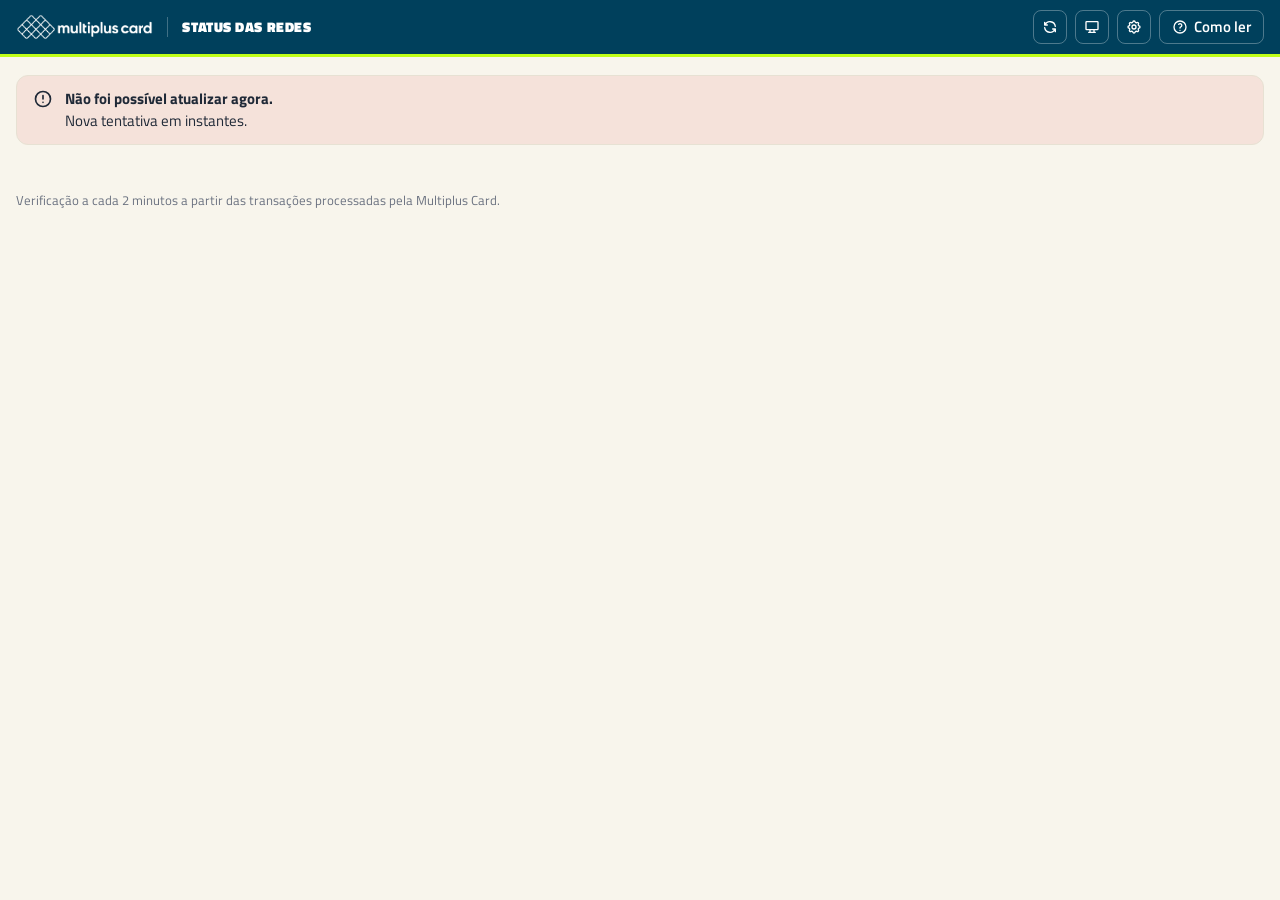
<file: index.html>
<!doctype html>
<html lang="pt-BR">
<head>
    <meta charset="utf-8">
    <meta name="viewport" content="width=device-width, initial-scale=1">
    <title>Status Multiplus Card</title>
    <meta name="description" content="Situação das redes de captura atendidas pela Multiplus Card.">
    <link rel="stylesheet" href="estilo.css">
</head>
<body>
    <header class="faixa-marca">
        <div class="topo">
            <img class="logo" src="assets/img/logo-negativa.png" alt="Multiplus Card">
            <span class="nome">Status das redes</span>
            <div class="direita">
                <span class="atualizacao" id="atualizacao" aria-live="polite"></span>
                <button class="botao botao-icone" data-atualizar-botao aria-label="Atualizar agora" title="Atualizar agora"></button>
                <button class="botao botao-icone" data-tema-botao></button>
                <a class="botao botao-icone" href="configuracao.html" data-config-botao aria-label="Configurações" title="Configurações"></a>
                <button class="botao" data-ajuda-botao></button>
            </div>
        </div>
    </header>

    <main>
        <div id="aviso"></div>
        <div id="vista"></div>
    </main>

    <footer>Verificação a cada 2 minutos a partir das transações processadas pela Multiplus Card.</footer>

    <script src="config.js"></script>
    <script src="comum.js"></script>
    <script src="vistas.js"></script>
    <script src="app.js"></script>
</body>
</html>
</file>
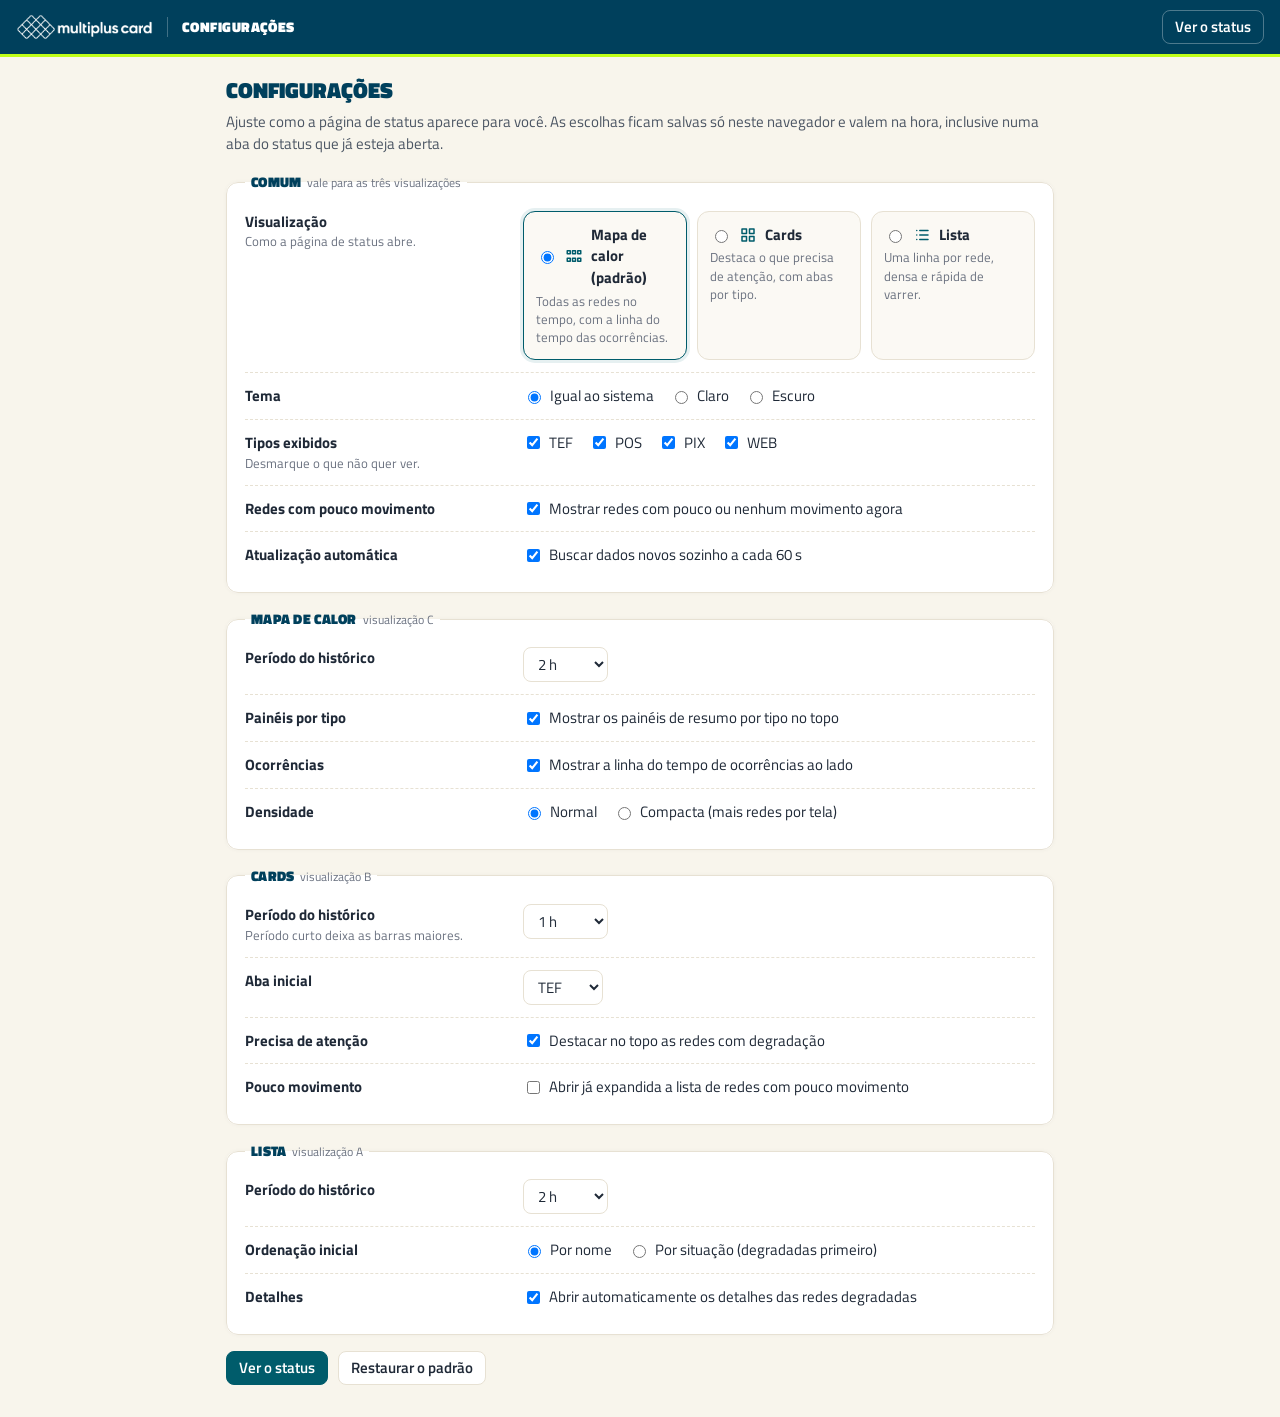
<file: configuracao.html>
<!doctype html>
<html lang="pt-BR">
<head>
    <meta charset="utf-8">
    <meta name="viewport" content="width=device-width, initial-scale=1">
    <title>Configurações · Status Multiplus Card</title>
    <meta name="description" content="Preferências de exibição da página de status, salvas neste navegador.">
    <link rel="stylesheet" href="estilo.css">
</head>
<body>
    <header class="faixa-marca">
        <div class="topo">
            <a href="index.html"><img class="logo" src="assets/img/logo-negativa.png" alt="Multiplus Card — voltar ao status"></a>
            <span class="nome">Configurações</span>
            <div class="direita">
                <a class="botao" href="index.html">Ver o status</a>
            </div>
        </div>
    </header>

    <main class="config">
        <h1>Configurações</h1>
        <p class="sub">Ajuste como a página de status aparece para você. As escolhas ficam salvas só neste navegador e valem na hora, inclusive numa aba do status que já esteja aberta.</p>
        <form id="formulario" novalidate></form>
        <div class="rodape">
            <a class="botao botao-primario" href="index.html">Ver o status</a>
            <button class="botao" type="button" id="restaurar">Restaurar o padrão</button>
            <span class="salvo" id="salvo" role="status" aria-live="polite"></span>
        </div>
    </main>

    <script src="config.js"></script>
    <script src="comum.js"></script>
    <script src="configuracao.js"></script>
</body>
</html>
</file>
<file: estilo.css>
/* Identidade visual Multiplus Card. */

@font-face { font-family: "Titillium Web"; font-weight: 400; font-display: swap; src: url("assets/fonts/titillium-web-latin-400.woff2") format("woff2"); }
@font-face { font-family: "Titillium Web"; font-weight: 600; font-display: swap; src: url("assets/fonts/titillium-web-latin-600.woff2") format("woff2"); }
@font-face { font-family: "Titillium Web"; font-weight: 700; font-display: swap; src: url("assets/fonts/titillium-web-latin-700.woff2") format("woff2"); }
@font-face { font-family: "Titillium Web"; font-weight: 900; font-display: swap; src: url("assets/fonts/titillium-web-latin-900.woff2") format("woff2"); }

:root {
    color-scheme: light;
    --mc-petroleo: #005c6b;
    --mc-petroleo-escuro: #004a57;
    --mc-marinho: #00405c;
    --mc-limao: #c0ff1a;          /* só sobre o marinho: em fundo claro reprova no contraste */

    --fundo: #f8f5ec;
    --superficie: #ffffff;
    --superficie-2: #fbf9f4;
    --borda: #e7e1d3;
    --texto: #1f2937;
    --texto-2: #4b5563;
    --texto-mudo: #6b7280;
    --titulo: #00405c;
    --link: #005c6b;
    --destaque-fundo: #e6f0f1;

    --status-ok: #2fb344;
    --status-alerta: #f59f00;
    --status-critico: #d63939;
    --status-neutro: #a8a29e;
    --status-vazio: #ece6d8;
    --ok-fundo: rgba(47, 179, 68, 0.12);
    --ok-texto: #1d7a2c;
    --alerta-fundo: rgba(245, 159, 0, 0.14);
    --alerta-texto: #8a5a00;
    --critico-fundo: rgba(214, 57, 57, 0.10);
    --critico-texto: #a61f1f;
    --neutro-fundo: rgba(107, 114, 128, 0.12);
    --neutro-texto: #4b5563;

    --raio: 8px;
    --raio-lg: 12px;
    --sombra: 0 0 4px rgba(31, 41, 55, 0.04);
    --sombra-flutuante: 0 0.5rem 1.5rem rgba(0, 0, 0, 0.18);
    --esqueleto: linear-gradient(90deg, #efe9dc 0%, #f7f3ea 50%, #efe9dc 100%);
}

@media (prefers-color-scheme: dark) {
    :root:not([data-theme="light"]) {
        color-scheme: dark;
        --fundo: #002a3d; --superficie: #00364f; --superficie-2: #003047; --borda: #0d4a66;
        --texto: #eef2f3; --texto-2: #c4d3d9; --texto-mudo: #9db4bf; --titulo: #f8f5ec; --link: #4fb3c1;
        --destaque-fundo: rgba(79, 179, 193, 0.14);
        --status-neutro: #5f7d8a; --status-vazio: #0d4a66;
        --ok-texto: #6fdc80; --alerta-texto: #ffc94d; --critico-texto: #ff8a8a;
        --neutro-texto: #c4d3d9; --neutro-fundo: rgba(157, 180, 191, 0.14);
        --sombra: 0 0 4px rgba(0, 0, 0, 0.25);
        --esqueleto: linear-gradient(90deg, #003047 0%, #0d4a66 50%, #003047 100%);
    }
}

:root[data-theme="dark"] {
    color-scheme: dark;
    --fundo: #002a3d; --superficie: #00364f; --superficie-2: #003047; --borda: #0d4a66;
    --texto: #eef2f3; --texto-2: #c4d3d9; --texto-mudo: #9db4bf; --titulo: #f8f5ec; --link: #4fb3c1;
    --destaque-fundo: rgba(79, 179, 193, 0.14);
    --status-neutro: #5f7d8a; --status-vazio: #0d4a66;
    --ok-texto: #6fdc80; --alerta-texto: #ffc94d; --critico-texto: #ff8a8a;
    --neutro-texto: #c4d3d9; --neutro-fundo: rgba(157, 180, 191, 0.14);
    --sombra: 0 0 4px rgba(0, 0, 0, 0.25);
    --esqueleto: linear-gradient(90deg, #003047 0%, #0d4a66 50%, #003047 100%);
}

* { box-sizing: border-box; }
[hidden] { display: none !important; }
svg[viewBox] { flex-shrink: 0; }
html { scroll-padding-top: 90px; }

body {
    margin: 0;
    background: var(--fundo);
    color: var(--texto);
    font-family: "Titillium Web", "Segoe UI", sans-serif;
    font-size: 15px;
    line-height: 1.45;
}

a { color: var(--link); }
button { font: inherit; color: inherit; }

.rotulo-grupo { font-size: 0.6875rem; font-weight: 700; text-transform: uppercase; letter-spacing: 0.06em; color: var(--texto-mudo); }
.visualmente-oculto { position: absolute; width: 1px; height: 1px; overflow: hidden; clip: rect(0 0 0 0); white-space: nowrap; }

/* ===== Barra superior (marinho, logo negativa, fio limão) ===== */
.faixa-marca { background: var(--mc-marinho); color: rgba(255, 255, 255, 0.85); border-bottom: 3px solid var(--mc-limao); }
.topo { display: flex; align-items: center; gap: 14px; max-width: 1320px; margin: 0 auto; padding: 10px 16px; }
.topo .logo { height: 26px; display: block; }
.topo .nome { color: #fff; font-weight: 900; text-transform: uppercase; letter-spacing: .04em; font-size: 14px; border-left: 1px solid rgba(255,255,255,.25); padding-left: 14px; }
.topo .direita { margin-left: auto; display: flex; align-items: center; gap: 8px; }
.topo .atualizacao { color: rgba(255,255,255,.8); font-size: 13px; }
.topo .botao { background: transparent; border-color: rgba(255,255,255,.3); color: #fff; text-decoration: none; }
.topo .botao:hover { border-color: var(--mc-limao); }

main { max-width: 1320px; margin: 0 auto; padding: 18px 16px 32px; }
body[data-vista="lista"] main, body[data-vista="lista"] .topo, body[data-vista="cards"] main, body[data-vista="cards"] .topo { max-width: 1180px; }
footer { max-width: 1320px; margin: 0 auto; padding: 0 16px 24px; color: var(--texto-mudo); font-size: 13px; }

/* ===== Componentes ===== */
.selo { display: inline-flex; align-items: center; gap: 6px; padding: 2px 8px 2px 6px; border-radius: var(--raio); font-size: 13px; font-weight: 600; white-space: nowrap; line-height: 1.5; }
.selo svg { width: 14px; height: 14px; flex: none; }
.selo-operacional { background: var(--ok-fundo); color: var(--ok-texto); }
.selo-degradado { background: var(--alerta-fundo); color: var(--alerta-texto); }
.selo-neutro { background: var(--neutro-fundo); color: var(--neutro-texto); }

.botao { display: inline-flex; align-items: center; gap: 6px; min-height: 34px; padding: 4px 12px; border-radius: var(--raio); border: 1px solid var(--borda); background: var(--superficie); color: var(--texto); font-weight: 600; cursor: pointer; }
.botao:hover { border-color: var(--link); }
.botao svg { width: 16px; height: 16px; }
.botao-primario { background: var(--mc-petroleo); border-color: var(--mc-petroleo); color: #fff; }
.botao-primario:hover { background: var(--mc-petroleo-escuro); }
.botao-icone { padding: 4px 8px; }
.botao:focus-visible, .campo:focus-visible, [tabindex]:focus-visible, a:focus-visible { outline: 2px solid var(--link); outline-offset: 2px; }

.campo { min-height: 34px; padding: 4px 10px; border-radius: var(--raio); border: 1px solid var(--borda); background: var(--superficie); color: var(--texto); font: inherit; }
.busca { position: relative; }
.busca svg { position: absolute; left: 9px; top: 9px; width: 16px; height: 16px; color: var(--texto-mudo); pointer-events: none; }
.busca input { padding-left: 32px; }

.segmentado { display: inline-flex; border: 1px solid var(--borda); border-radius: var(--raio); overflow: hidden; background: var(--superficie); }
.segmentado button { border: 0; background: transparent; padding: 5px 12px; font-weight: 600; cursor: pointer; color: var(--texto-2); border-right: 1px solid var(--borda); }
.segmentado button:last-child { border-right: 0; }
.segmentado button[aria-pressed="true"] { background: var(--destaque-fundo); color: var(--link); }
.segmentado .contagem { font-weight: 400; color: var(--texto-mudo); margin-left: 4px; }

.esqueleto { background: var(--esqueleto); background-size: 200% 100%; animation: brilho 1.4s ease-in-out infinite; border-radius: var(--raio); }
@keyframes brilho { from { background-position: 200% 0; } to { background-position: -200% 0; } }
@media (prefers-reduced-motion: reduce) { .esqueleto { animation: none; } }

.aviso { display: flex; gap: 12px; align-items: flex-start; padding: 12px 16px; border-radius: var(--raio-lg); border: 1px solid var(--borda); margin-bottom: 14px; }
.aviso svg { width: 20px; height: 20px; flex: none; margin-top: 1px; }
.aviso-alerta { background: var(--alerta-fundo); }
.aviso-erro { background: var(--critico-fundo); }
.aviso b { display: block; }

.dica { position: fixed; z-index: 50; max-width: 280px; padding: 8px 10px; border-radius: var(--raio); background: var(--mc-marinho); color: #fff; font-size: 13px; box-shadow: var(--sombra-flutuante); pointer-events: none; }

.ajuda-fundo { position: fixed; inset: 0; background: rgba(0, 20, 35, 0.45); z-index: 60; }
.ajuda { position: fixed; top: 0; right: 0; bottom: 0; width: min(420px, 100%); background: var(--superficie); border-left: 1px solid var(--borda); z-index: 61; padding: 20px 20px 40px; overflow-y: auto; box-shadow: var(--sombra-flutuante); }
.ajuda h2 { font-size: 18px; margin: 0 0 12px; color: var(--titulo); font-weight: 900; text-transform: uppercase; }
.ajuda h3 { font-size: 14px; margin: 18px 0 6px; }
.ajuda p, .ajuda li { color: var(--texto-2); font-size: 14px; }
.ajuda ul { padding-left: 18px; margin: 4px 0; }
.ajuda .fechar { position: absolute; top: 14px; right: 14px; }

.composicao .barra { display: flex; gap: 2px; height: 10px; border-radius: 4px; overflow: hidden; }
.composicao .barra span { height: 100%; }
.autorizada { background: var(--status-ok); } .negada { background: var(--status-critico); } .pendente { background: var(--status-alerta); }
.valores { display: flex; flex-wrap: wrap; gap: 4px 16px; margin: 8px 0 0; padding: 0; list-style: none; font-size: 13px; color: var(--texto-2); }
.valores li { display: inline-flex; gap: 6px; align-items: center; }
.valores b { color: var(--texto); }
.marca { width: 8px; height: 8px; border-radius: 2px; }

/* Barras de histórico (comum) */
.h-operacional { background: var(--status-ok) !important; }
.h-degradado { background: var(--status-alerta) !important; }
.h-baixo_movimento, .h-sem_movimento { background: var(--status-neutro) !important; }
[role="slider"] .ativo { outline: 2px solid var(--texto); outline-offset: 1px; position: relative; z-index: 1; }

.vazio-filtro { padding: 32px; text-align: center; color: var(--texto-mudo); }
.atualizando #vista { opacity: .6; transition: opacity .2s; }

/* ===== A · Lista ===== */
.vista-lista .geral { display: flex; gap: 16px; align-items: center; padding: 18px 20px; border-radius: var(--raio-lg); background: var(--superficie); border: 1px solid var(--borda); box-shadow: var(--sombra); }
.vista-lista .geral .icone-geral { width: 44px; height: 44px; border-radius: var(--raio-lg); display: grid; place-items: center; flex: none; }
.vista-lista .geral .icone-geral svg { width: 26px; height: 26px; }
.vista-lista .geral.ok .icone-geral { background: var(--ok-fundo); color: var(--status-ok); }
.vista-lista .geral.alerta .icone-geral { background: var(--alerta-fundo); color: var(--status-alerta); }
.vista-lista .geral.neutro .icone-geral { background: var(--neutro-fundo); color: var(--texto-mudo); }
.vista-lista .geral h1 { font-size: 20px; margin: 0; }
.vista-lista .geral p { margin: 2px 0 0; color: var(--texto-2); }
.vista-lista .geral .degradados { display: flex; flex-wrap: wrap; gap: 6px 14px; margin-top: 6px; padding: 0; list-style: none; }
.vista-lista .geral .degradados a { font-weight: 600; }
.vista-lista .ferramentas { position: sticky; top: 0; z-index: 5; display: flex; flex-wrap: wrap; gap: 10px; align-items: center; padding: 12px 0; margin-top: 12px; background: var(--fundo); border-bottom: 1px solid var(--borda); }
.vista-lista .ferramentas .busca { flex: 1 1 220px; max-width: 320px; }
.vista-lista .ferramentas .busca input { width: 100%; }
.vista-lista .ferramentas label.opcao { display: inline-flex; gap: 6px; align-items: center; font-weight: 600; color: var(--texto-2); cursor: pointer; }
.vista-lista .ferramentas .ordem { margin-left: auto; display: inline-flex; gap: 6px; align-items: center; color: var(--texto-mudo); font-size: 13px; }
.vista-lista .secao { margin-top: 22px; }
.vista-lista .secao-cabeca { display: flex; align-items: baseline; gap: 10px; width: 100%; border: 0; background: none; padding: 6px 0; cursor: pointer; text-align: left; }
.vista-lista .secao-cabeca h2 { font-size: 16px; margin: 0; font-weight: 900; text-transform: uppercase; color: var(--titulo); }
.vista-lista .secao-cabeca .descricao { color: var(--texto-mudo); font-size: 13px; }
.vista-lista .secao-cabeca .contagem { margin-left: auto; font-size: 13px; color: var(--texto-2); }
.vista-lista .secao-cabeca .contagem .alerta { color: var(--alerta-texto); font-weight: 700; }
.vista-lista .secao-cabeca svg { width: 18px; height: 18px; color: var(--texto-mudo); transition: transform .15s; align-self: center; }
.vista-lista .secao[data-fechada] .secao-cabeca svg { transform: rotate(-90deg); }
.vista-lista .secao[data-fechada] .linhas { display: none; }
.vista-lista .linhas { background: var(--superficie); border: 1px solid var(--borda); border-radius: var(--raio-lg); overflow: hidden; box-shadow: var(--sombra); }
.vista-lista .linha { border-top: 1px solid var(--borda); }
.vista-lista .linha:first-child { border-top: 0; }
.vista-lista .linha-resumo { display: grid; grid-template-columns: minmax(150px, 220px) 150px minmax(180px, 1fr) minmax(200px, 300px) 28px; gap: 14px; align-items: center; padding: 10px 14px; }
.vista-lista .nome-rede { font-weight: 700; overflow-wrap: anywhere; }
.vista-lista .linha.calma .nome-rede { color: var(--texto-2); font-weight: 600; }
.vista-lista .texto-resumo { font-size: 13px; color: var(--texto-mudo); }
.vista-lista .texto-resumo.alerta { color: var(--alerta-texto); }
.vista-lista .expandir { border: 0; background: none; padding: 4px; cursor: pointer; color: var(--texto-mudo); border-radius: var(--raio); }
.vista-lista .expandir svg { width: 18px; height: 18px; transition: transform .15s; }
.vista-lista .linha[data-aberta] .expandir svg { transform: rotate(180deg); }
.vista-lista .linha.degradada { background: linear-gradient(90deg, var(--alerta-fundo), transparent 40%); }
.vista-lista .faixa-historico { display: flex; gap: 2px; height: 26px; cursor: crosshair; touch-action: pan-y; padding: 2px 0; }
.vista-lista .faixa-historico span { flex: 1 1 0; min-width: 2px; border-radius: 2px; background: var(--status-vazio); }
.vista-lista .eixo { display: flex; justify-content: space-between; font-size: 11px; color: var(--texto-mudo); margin-top: 2px; }
.vista-lista .detalhe { display: none; padding: 4px 14px 16px; grid-template-columns: 1fr 1fr; gap: 24px; }
.vista-lista .linha[data-aberta] .detalhe { display: grid; }
.vista-lista .detalhe h3 { font-size: 12px; margin: 8px 0; }
.vista-lista .lista-ocorrencias { margin: 0; padding: 0; list-style: none; font-size: 13px; }
.vista-lista .lista-ocorrencias li { padding: 4px 0; border-bottom: 1px dashed var(--borda); color: var(--texto-2); }
.vista-lista .lista-ocorrencias li:last-child { border-bottom: 0; }
.vista-lista .lista-ocorrencias b { color: var(--texto); }
.vista-lista .carregando-linha { height: 46px; margin: 8px 14px; }

/* ===== B · Cards ===== */
.vista-cards .estado-geral { display: flex; gap: 10px; align-items: center; font-size: 20px; font-weight: 700; color: var(--titulo); }
.vista-cards .estado-geral .ponto { width: 14px; height: 14px; border-radius: 4px; flex: none; }
.vista-cards .estado-geral.ok .ponto { background: var(--status-ok); }
.vista-cards .estado-geral.alerta .ponto { background: var(--status-alerta); }
.vista-cards .estado-geral.neutro .ponto { background: var(--status-neutro); }
.vista-cards .abas { display: flex; gap: 4px; overflow-x: auto; border-bottom: 1px solid var(--borda); position: sticky; top: 0; background: var(--fundo); z-index: 5; padding-top: 12px; margin-top: 8px; }
.vista-cards .abas button { border: 0; background: none; padding: 8px 14px 10px; font-weight: 700; color: var(--texto-2); border-bottom: 3px solid transparent; cursor: pointer; white-space: nowrap; display: inline-flex; gap: 6px; align-items: center; }
.vista-cards .abas button[aria-selected="true"] { color: var(--titulo); border-bottom-color: var(--mc-petroleo); }
.vista-cards .abas .qt { font-weight: 400; color: var(--texto-mudo); }
.vista-cards .abas .marca-alerta { display: inline-flex; align-items: center; gap: 2px; color: var(--alerta-texto); font-size: 12px; }
.vista-cards .abas .marca-alerta svg { width: 14px; height: 14px; }
.vista-cards .abas .busca { margin-left: auto; padding-bottom: 6px; }
.vista-cards .abas .busca input { width: 220px; }
.vista-cards h2.bloco { font-size: 13px; margin: 22px 0 10px; display: flex; align-items: center; gap: 8px; }
.vista-cards h2.bloco svg { width: 16px; height: 16px; }
.vista-cards .grade { display: grid; grid-template-columns: repeat(auto-fill, minmax(250px, 1fr)); gap: 12px; }
.vista-cards .cartao { background: var(--superficie); border: 1px solid var(--borda); border-radius: var(--raio-lg); padding: 14px 14px 12px; box-shadow: var(--sombra); display: flex; flex-direction: column; gap: 10px; min-width: 0; }
.vista-cards .cartao.atencao { border-color: var(--status-alerta); box-shadow: 0 0 0 3px var(--alerta-fundo); }
.vista-cards .cartao .cabeca { display: flex; justify-content: space-between; gap: 8px; align-items: flex-start; }
.vista-cards .cartao .tipo { font-size: 11px; font-weight: 700; letter-spacing: .06em; color: var(--texto-mudo); }
.vista-cards .cartao .rede { font-weight: 700; font-size: 16px; line-height: 1.2; overflow-wrap: anywhere; }
.vista-cards .principal { display: flex; align-items: baseline; gap: 8px; flex-wrap: wrap; }
.vista-cards .principal .numero { font-size: 26px; font-weight: 700; line-height: 1; }
.vista-cards .principal .rotulo { color: var(--texto-mudo); font-size: 13px; }
.vista-cards .extras { display: flex; gap: 6px; flex-wrap: wrap; }
.vista-cards .chip { font-size: 12px; font-weight: 600; padding: 1px 6px; border-radius: 6px; }
.vista-cards .chip-negada { background: var(--critico-fundo); color: var(--critico-texto); }
.vista-cards .chip-pendente { background: var(--alerta-fundo); color: var(--alerta-texto); }
.vista-cards .motivo { color: var(--alerta-texto); font-weight: 600; font-size: 13px; }
.vista-cards .faixa-historico { display: flex; gap: 3px; height: 30px; cursor: crosshair; touch-action: pan-y; }
.vista-cards .faixa-historico span { flex: 1 1 0; min-width: 1px; border-radius: 3px; background: var(--status-vazio); }
.vista-cards .rodape-cartao { display: flex; justify-content: space-between; gap: 8px; font-size: 12px; color: var(--texto-mudo); }
.vista-cards .rodape-cartao .alerta { color: var(--alerta-texto); }
.vista-cards .tudo-ok { display: flex; gap: 12px; align-items: center; padding: 14px 16px; border-radius: var(--raio-lg); background: var(--ok-fundo); color: var(--ok-texto); font-weight: 600; margin-top: 20px; }
.vista-cards .tudo-ok svg { width: 22px; height: 22px; }
.vista-cards details.pouco { margin-top: 22px; background: var(--superficie); border: 1px solid var(--borda); border-radius: var(--raio-lg); }
.vista-cards details.pouco summary { cursor: pointer; padding: 12px 16px; font-weight: 700; list-style: none; display: flex; gap: 8px; align-items: center; flex-wrap: wrap; }
.vista-cards details.pouco summary::-webkit-details-marker { display: none; }
.vista-cards details.pouco summary svg { width: 18px; height: 18px; transition: transform .15s; color: var(--texto-mudo); }
.vista-cards details.pouco[open] summary svg { transform: rotate(180deg); }
.vista-cards details.pouco .explica { font-weight: 400; color: var(--texto-mudo); font-size: 13px; }
.vista-cards .lista-pouco { display: grid; grid-template-columns: repeat(auto-fill, minmax(200px, 1fr)); gap: 0 16px; padding: 0 16px 12px; margin: 0; list-style: none; }
.vista-cards .lista-pouco li { display: flex; justify-content: space-between; gap: 8px; padding: 6px 0; border-top: 1px dashed var(--borda); font-size: 14px; }
.vista-cards .lista-pouco .info { color: var(--texto-mudo); font-size: 12px; }
.vista-cards .esqueleto-cartao { height: 150px; border-radius: var(--raio-lg); }

/* ===== C · Mapa de calor ===== */
.vista-mapa .paineis { display: grid; grid-template-columns: repeat(auto-fit, minmax(200px, 1fr)); gap: 12px; margin-bottom: 16px; }
.vista-mapa .painel { text-align: left; background: var(--superficie); border: 1px solid var(--borda); border-radius: var(--raio-lg); padding: 12px 14px; cursor: pointer; box-shadow: var(--sombra); }
.vista-mapa .painel[aria-pressed="true"] { border-color: var(--mc-petroleo); box-shadow: 0 0 0 3px var(--destaque-fundo); }
.vista-mapa .painel .cabeca { display: flex; justify-content: space-between; align-items: center; gap: 8px; }
.vista-mapa .painel .tipo { font-weight: 900; font-size: 18px; color: var(--titulo); }
.vista-mapa .painel .numero { font-size: 13px; color: var(--texto-2); margin-top: 2px; }
.vista-mapa .painel .numero b { font-size: 22px; color: var(--texto); }
.vista-mapa .painel .distribuicao { display: flex; gap: 2px; height: 8px; margin-top: 10px; border-radius: 3px; overflow: hidden; background: var(--status-vazio); }
.vista-mapa .painel .distribuicao span { height: 100%; }
.vista-mapa .painel .legenda { display: flex; gap: 10px; flex-wrap: wrap; font-size: 12px; color: var(--texto-mudo); margin-top: 6px; }
.vista-mapa .d-ok { background: var(--status-ok); } .vista-mapa .d-deg { background: var(--status-alerta); } .vista-mapa .d-pouco { background: var(--status-neutro); } .vista-mapa .d-vazio { background: var(--status-vazio); }
.vista-mapa .corpo { display: grid; grid-template-columns: minmax(0, 1fr) 300px; gap: 16px; align-items: start; }
.vista-mapa .corpo.sem-lateral { grid-template-columns: minmax(0, 1fr); }
.vista-mapa .quadro { background: var(--superficie); border: 1px solid var(--borda); border-radius: var(--raio-lg); box-shadow: var(--sombra); min-width: 0; }
.vista-mapa .quadro-cabeca { display: flex; flex-wrap: wrap; gap: 10px; align-items: center; padding: 12px 14px; border-bottom: 1px solid var(--borda); }
.vista-mapa .quadro-cabeca h2 { font-size: 14px; margin: 0; font-weight: 900; text-transform: uppercase; color: var(--titulo); }
.vista-mapa .quadro-cabeca .busca { margin-left: auto; }
.vista-mapa .quadro-cabeca .busca input { width: 200px; }
.vista-mapa .quadro-cabeca label { display: inline-flex; gap: 6px; align-items: center; font-size: 13px; color: var(--texto-2); font-weight: 600; }
.vista-mapa .legenda-mapa { display: flex; gap: 14px; flex-wrap: wrap; padding: 10px 14px 0; font-size: 12px; color: var(--texto-mudo); }
.vista-mapa .legenda-mapa span { display: inline-flex; gap: 6px; align-items: center; }
.vista-mapa .legenda-mapa i { width: 12px; height: 12px; border-radius: 3px; display: inline-block; }
.vista-mapa .matriz { padding: 6px 14px 14px; overflow-x: auto; }
.vista-mapa .eixo, .vista-mapa .linha-mapa { display: grid; grid-template-columns: 170px 120px minmax(240px, 1fr); gap: 10px; align-items: center; }
.vista-mapa .eixo { position: sticky; top: 0; background: var(--superficie); z-index: 2; padding: 6px 0; font-size: 11px; color: var(--texto-mudo); }
.vista-mapa .eixo .marcas { display: flex; justify-content: space-between; position: relative; }
.vista-mapa .cursor-hora { position: absolute; top: -2px; transform: translateX(-50%); background: var(--mc-marinho); color: #fff; border-radius: 6px; padding: 0 6px; font-weight: 700; white-space: nowrap; }
.vista-mapa .grupo { font-size: 11px; font-weight: 700; letter-spacing: .06em; text-transform: uppercase; color: var(--texto-mudo); padding: 12px 0 4px; border-bottom: 1px solid var(--borda); }
.vista-mapa .linha-mapa { padding: 3px 0; border-radius: 6px; }
.vista-mapa .linha-mapa:hover { background: var(--superficie-2); }
.vista-mapa .linha-mapa .nome { font-weight: 600; font-size: 14px; overflow: hidden; text-overflow: ellipsis; white-space: nowrap; }
.vista-mapa .linha-mapa .selo { font-size: 12px; padding: 1px 6px 1px 4px; justify-self: start; }
.vista-mapa .celulas { display: flex; gap: 1px; height: 22px; cursor: crosshair; touch-action: pan-y; }
.vista-mapa .matriz.compacta .celulas { height: 14px; }
.vista-mapa .matriz.compacta .linha-mapa { padding: 1px 0; }
.vista-mapa .matriz.compacta .linha-mapa .nome { font-size: 13px; }
.vista-mapa .celulas span { flex: 1 1 0; min-width: 2px; background: var(--status-vazio); }
.vista-mapa .celulas span:first-child { border-radius: 4px 0 0 4px; } .vista-mapa .celulas span:last-child { border-radius: 0 4px 4px 0; }
.vista-mapa .celulas .h-operacional { opacity: .85; }
.vista-mapa .celulas .h-baixo_movimento, .vista-mapa .celulas .h-sem_movimento { opacity: .7; }
.vista-mapa .celulas span.coluna { box-shadow: inset 0 0 0 1px var(--texto); opacity: 1; }
.vista-mapa .lateral .quadro-cabeca { justify-content: space-between; }
.vista-mapa .lateral h2 { font-size: 14px; margin: 0; font-weight: 900; text-transform: uppercase; color: var(--titulo); }
.vista-mapa .linha-tempo { list-style: none; margin: 0; padding: 4px 14px 12px; max-height: 560px; overflow-y: auto; }
.vista-mapa .linha-tempo li { position: relative; padding: 10px 0 10px 18px; border-left: 2px solid var(--borda); margin-left: 6px; }
.vista-mapa .linha-tempo li::before { content: ""; position: absolute; left: -7px; top: 14px; width: 12px; height: 12px; border-radius: 3px; background: var(--status-alerta); }
.vista-mapa .linha-tempo li.resolvida::before { background: var(--status-ok); }
.vista-mapa .linha-tempo li.sem-ocorrencias { border: 0; margin: 0; padding: 12px 0; color: var(--texto-mudo); font-size: 14px; }
.vista-mapa .linha-tempo li.sem-ocorrencias::before { display: none; }
.vista-mapa .linha-tempo .quando { font-size: 12px; color: var(--texto-mudo); }
.vista-mapa .linha-tempo .quem { font-weight: 700; }
.vista-mapa .linha-tempo .oque { font-size: 13px; color: var(--texto-2); }
.vista-mapa .linha-tempo .situacao { font-size: 12px; font-weight: 700; }
.vista-mapa .linha-tempo .em-andamento { color: var(--alerta-texto); } .vista-mapa .linha-tempo .ok { color: var(--ok-texto); }

/* ===== Página de configurações ===== */
.config { max-width: 860px; }
.config h1 { font-size: 22px; font-weight: 900; text-transform: uppercase; color: var(--titulo); margin: 0 0 4px; }
.config .sub { color: var(--texto-2); margin: 0 0 18px; }
.config fieldset { border: 1px solid var(--borda); border-radius: var(--raio-lg); background: var(--superficie); padding: 6px 18px 14px; margin: 0 0 16px; box-shadow: var(--sombra); }
.config legend { padding: 0 6px; font-weight: 900; text-transform: uppercase; color: var(--titulo); font-size: 14px; letter-spacing: .02em; }
.config legend small { font-weight: 400; text-transform: none; color: var(--texto-mudo); letter-spacing: 0; margin-left: 6px; }
.config .item { display: grid; grid-template-columns: minmax(180px, 260px) 1fr; gap: 6px 18px; padding: 12px 0; border-top: 1px dashed var(--borda); align-items: start; }
.config .item:first-of-type { border-top: 0; }
.config .item .rotulo { font-weight: 700; }
.config .item .explica { display: block; font-weight: 400; color: var(--texto-mudo); font-size: 13px; }
.config .opcoes { display: flex; flex-wrap: wrap; gap: 8px 16px; align-items: center; }
.config .opcoes label { display: inline-flex; gap: 6px; align-items: center; cursor: pointer; }
.config .escolha-visual { display: grid; grid-template-columns: repeat(auto-fit, minmax(140px, 1fr)); gap: 10px; }
.config .escolha-visual label { display: flex; flex-direction: column; gap: 4px; padding: 12px; border: 1px solid var(--borda); border-radius: var(--raio-lg); cursor: pointer; background: var(--superficie-2); }
.config .escolha-visual label:has(input:checked) { border-color: var(--mc-petroleo); box-shadow: 0 0 0 3px var(--destaque-fundo); }
.config .escolha-visual .titulo { display: inline-flex; gap: 8px; align-items: center; font-weight: 700; }
.config .escolha-visual .titulo svg { width: 18px; height: 18px; color: var(--link); }
.config .escolha-visual small { color: var(--texto-mudo); }
.config .rodape { display: flex; flex-wrap: wrap; gap: 10px; align-items: center; }
.config .salvo { color: var(--ok-texto); font-weight: 600; font-size: 14px; }
.config .rodape a.botao { text-decoration: none; }

@media (max-width: 760px) {
    .topo .nome, .topo .atualizacao, .topo .rotulo-botao { display: none; }
    .vista-lista .linha-resumo { grid-template-columns: 1fr auto 28px; grid-template-areas: "nome selo abre" "hist hist hist" "res res res"; row-gap: 8px; }
    .vista-lista .linha-resumo .nome-rede { grid-area: nome; } .vista-lista .linha-resumo .selo { grid-area: selo; }
    .vista-lista .linha-resumo .historico { grid-area: hist; } .vista-lista .linha-resumo .texto-resumo { grid-area: res; }
    .vista-lista .linha-resumo .expandir { grid-area: abre; }
    .vista-lista .detalhe { grid-template-columns: 1fr; gap: 8px; }
    .vista-lista .ferramentas .ordem { margin-left: 0; }
    .vista-cards .abas { flex-wrap: wrap; } .vista-cards .abas .busca { margin-left: 0; } .vista-cards .abas .busca input { width: 100%; }
    .config .item { grid-template-columns: 1fr; }
}
@media (max-width: 980px) { .vista-mapa .corpo { grid-template-columns: 1fr; } }
@media (max-width: 640px) {
    .vista-mapa .eixo, .vista-mapa .linha-mapa { grid-template-columns: 1fr auto; }
    .vista-mapa .eixo > span:first-child, .vista-mapa .eixo > span:nth-child(2) { display: none; }
    .vista-mapa .eixo .marcas, .vista-mapa .linha-mapa .celulas { grid-column: 1 / -1; }
    .vista-mapa .quadro-cabeca .busca { margin-left: 0; width: 100%; } .vista-mapa .quadro-cabeca .busca input { width: 100%; }
}
@media (forced-colors: active) {
    .h-operacional, .h-degradado, .h-baixo_movimento, .h-sem_movimento, .marca, .selo svg { forced-color-adjust: none; }
}
</file>
